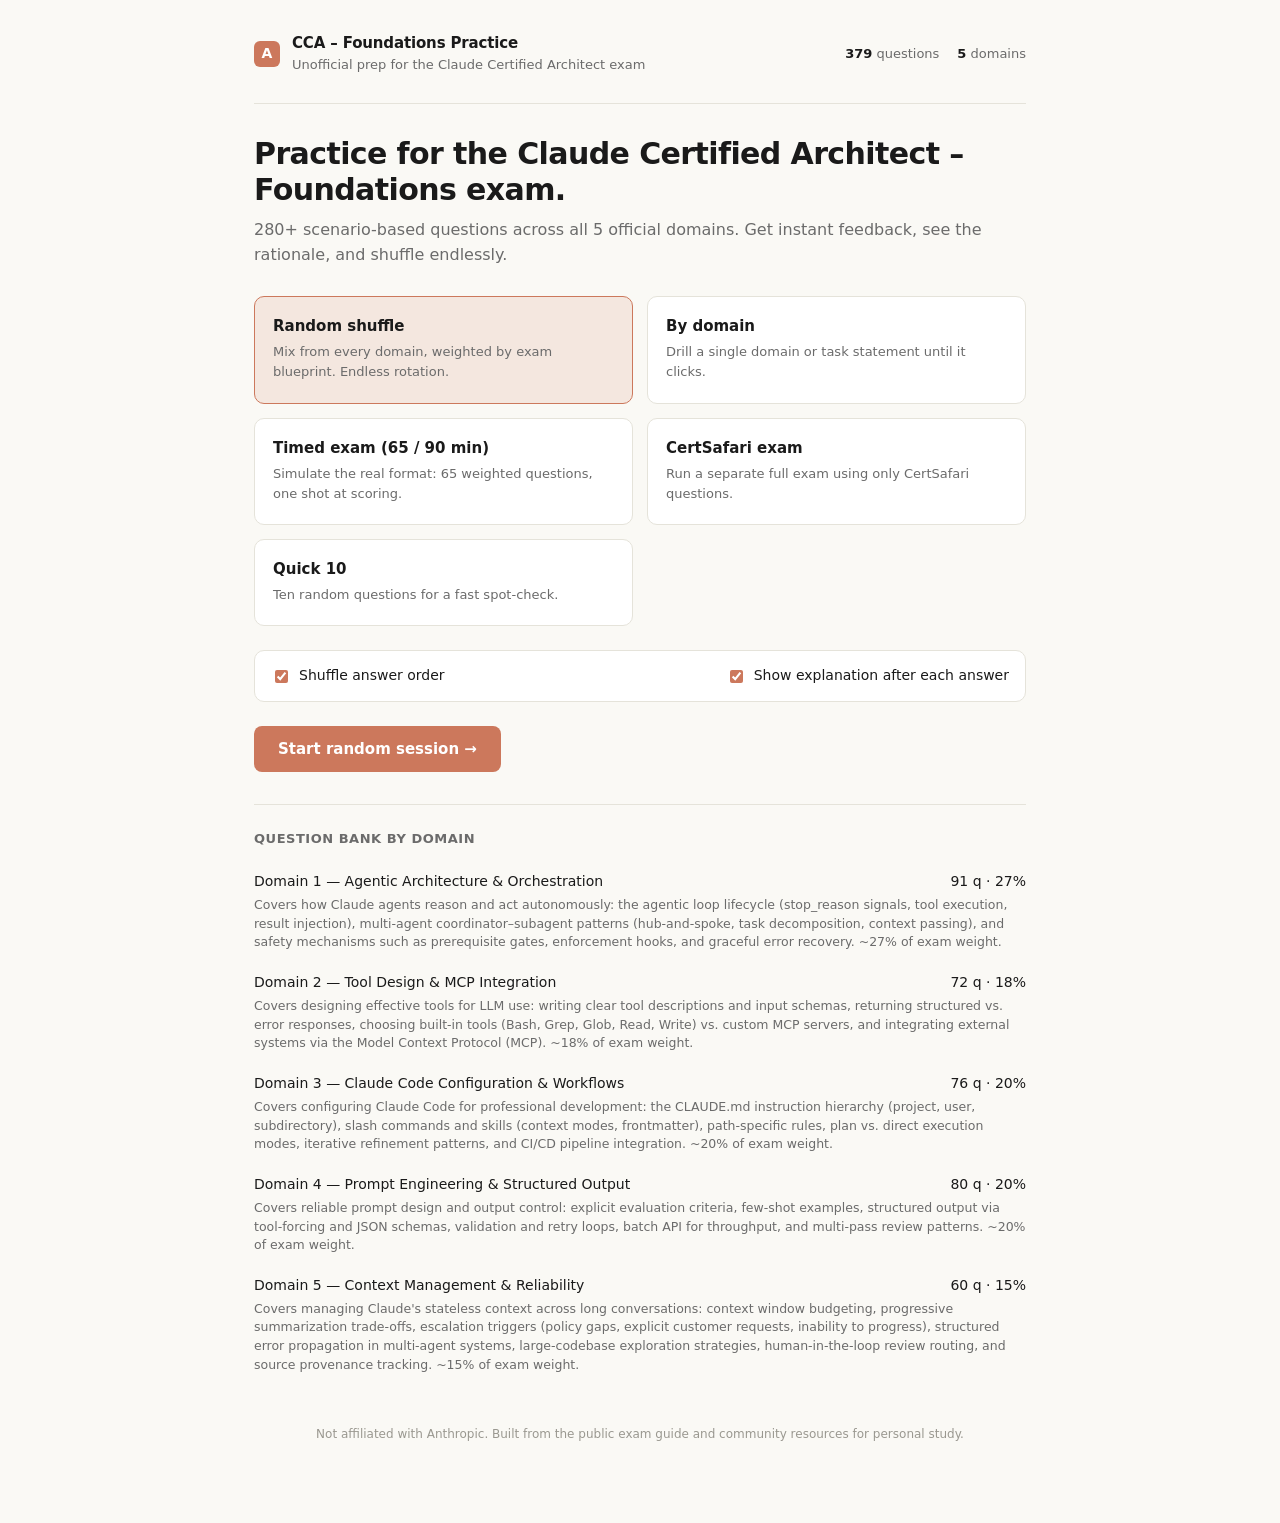
<file: index.html>
<!DOCTYPE html>
<html lang="en">
<head>
<meta charset="UTF-8" />
<meta name="viewport" content="width=device-width, initial-scale=1.0" />
<title>Claude Certified Architect – Foundations · Practice</title>
<link rel="stylesheet" href="styles.css" />
</head>
<body>
<div class="container">
  <header class="top">
    <div class="brand">
      <div class="brand-mark">A</div>
      <div>
        <div class="brand-title">CCA – Foundations Practice</div>
        <div class="brand-sub">Unofficial prep for the Claude Certified Architect exam</div>
      </div>
    </div>
    <div class="stats-mini" id="statsMini"></div>
  </header>

  <!-- HOME VIEW -->
  <section id="homeView">
    <div class="hero">
      <h1>Practice for the Claude Certified Architect – Foundations exam.</h1>
      <p class="lead">280+ scenario-based questions across all 5 official domains. Get instant feedback, see the rationale, and shuffle endlessly.</p>
    </div>

    <div class="mode-grid">
      <button class="mode-card active" data-mode="random" id="modeRandom">
        <h3>Random shuffle</h3>
        <p>Mix from every domain, weighted by exam blueprint. Endless rotation.</p>
      </button>
      <button class="mode-card" data-mode="domain" id="modeDomain">
        <h3>By domain</h3>
        <p>Drill a single domain or task statement until it clicks.</p>
      </button>
      <button class="mode-card" data-mode="exam" id="modeExam">
        <h3>Timed exam (65 / 90 min)</h3>
        <p>Simulate the real format: 65 weighted questions, one shot at scoring.</p>
      </button>
      <button class="mode-card" data-mode="certsafari_exam" id="modeCertSafariExam">
        <h3>CertSafari exam</h3>
        <p>Run a separate full exam using only CertSafari questions.</p>
      </button>
      <button class="mode-card" data-mode="quickset" id="modeQuickset">
        <h3>Quick 10</h3>
        <p>Ten random questions for a fast spot-check.</p>
      </button>
    </div>

    <div class="domain-picker" id="domainPicker"></div>

    <div class="options-row">
      <label><input type="checkbox" id="optShuffle" checked /> Shuffle answer order</label>
      <label><input type="checkbox" id="optExplain" checked /> Show explanation after each answer</label>
    </div>

    <button class="start-btn" id="startBtn">Start practice →</button>

    <div class="domain-stats">
      <h4>Question bank by domain</h4>
      <div id="domainStats"></div>
    </div>
  </section>

  <!-- QUIZ VIEW -->
  <section id="quizView" style="display:none;">
    <div class="quiz-header">
      <div class="quiz-progress">Question <b id="qNum">1</b> of <b id="qTotal">10</b></div>
      <div class="quiz-timer" id="quizTimer" style="display:none;">90:00</div>
      <div class="quiz-score" id="quizScore"><span class="right">0</span> correct · <span class="wrong">0</span> wrong</div>
      <button class="quiz-exit" id="quizExit">Exit</button>
    </div>
    <div id="questionContainer"></div>
  </section>

  <!-- SUMMARY VIEW -->
  <section id="summaryView" style="display:none;"></section>

  <div class="footer-note">
    Not affiliated with Anthropic. Built from the public exam guide and community resources for personal study.
  </div>
</div>

<script src="questions.js"></script>
<script src="app.js"></script>
</body>
</html>
</file>
<file: styles.css>
:root {
    --bg: #faf9f5;
    --surface: #ffffff;
    --surface-alt: #f5f4ed;
    --border: #e5e3da;
    --border-strong: #d6d3c4;
    --text: #1a1a1a;
    --text-muted: #6b6b6b;
    --text-faint: #9a9890;
    --accent: #cc785c;
    --accent-dark: #b06246;
    --accent-soft: #f4e7df;
    --correct: #2f7d32;
    --correct-soft: #e6f1e6;
    --wrong: #c0392b;
    --wrong-soft: #f8e6e3;
    --code-bg: #f0eee6;
    --shadow: 0 1px 2px rgba(0,0,0,.03), 0 4px 12px rgba(0,0,0,.04);
  }
  * { box-sizing: border-box; }
  html, body { margin: 0; padding: 0; }
  body {
    font-family: -apple-system, BlinkMacSystemFont, "Segoe UI", Inter, system-ui, sans-serif;
    color: var(--text);
    background: var(--bg);
    line-height: 1.55;
    font-size: 16px;
    min-height: 100vh;
  }
  code, .mono {
    font-family: "SF Mono", Menlo, Consolas, "Liberation Mono", monospace;
    font-size: 0.92em;
    background: var(--code-bg);
    padding: 1px 5px;
    border-radius: 3px;
  }
  .container { max-width: 820px; margin: 0 auto; padding: 32px 24px 80px; }
  header.top { display: flex; align-items: center; justify-content: space-between; padding-bottom: 28px; border-bottom: 1px solid var(--border); margin-bottom: 32px; }
  .brand { display: flex; align-items: center; gap: 12px; }
  .brand-mark { width: 26px; height: 26px; border-radius: 6px; background: var(--accent); display: grid; place-items: center; color: white; font-weight: 700; font-size: 14px; }
  .brand-title { font-weight: 600; letter-spacing: -0.01em; font-size: 15px; }
  .brand-sub { color: var(--text-muted); font-size: 13px; }
  .stats-mini { display: flex; gap: 18px; font-size: 13px; color: var(--text-muted); }
  .stats-mini b { color: var(--text); font-weight: 600; }

  /* HOME */
  .hero h1 { font-size: 30px; line-height: 1.2; margin: 0 0 10px; letter-spacing: -0.02em; }
  .hero p.lead { color: var(--text-muted); margin: 0 0 28px; font-size: 16px; }

  .mode-grid { display: grid; grid-template-columns: 1fr 1fr; gap: 14px; margin-bottom: 24px; }
  .mode-card {
    background: var(--surface);
    border: 1px solid var(--border);
    border-radius: 10px;
    padding: 18px 18px 20px;
    cursor: pointer;
    transition: border-color .15s, transform .15s;
    text-align: left;
    font: inherit;
    color: inherit;
  }
  .mode-card:hover { border-color: var(--border-strong); }
  .mode-card.active { border-color: var(--accent); background: var(--accent-soft); }
  .mode-card h3 { margin: 0 0 4px; font-size: 15px; font-weight: 600; }
  .mode-card p { margin: 0; font-size: 13px; color: var(--text-muted); }

  .domain-picker { display: none; margin-bottom: 24px; }
  .domain-picker.visible { display: block; }
  .domain-picker label { display: flex; align-items: center; gap: 10px; padding: 10px 14px; background: var(--surface); border: 1px solid var(--border); border-radius: 8px; margin-bottom: 8px; cursor: pointer; transition: border-color .15s; }
  .domain-picker label:hover { border-color: var(--border-strong); }
  .domain-picker input[type="radio"] { accent-color: var(--accent); }
  .domain-picker .domain-meta { color: var(--text-muted); font-size: 13px; margin-left: auto; }

  .options-row { display: flex; align-items: center; justify-content: space-between; gap: 16px; margin-bottom: 24px; padding: 14px 16px; background: var(--surface); border: 1px solid var(--border); border-radius: 10px; }
  .options-row label { display: flex; align-items: center; gap: 8px; font-size: 14px; color: var(--text); cursor: pointer; }
  .options-row input { accent-color: var(--accent); }

  .start-btn {
    display: inline-flex; align-items: center; gap: 8px;
    background: var(--accent); color: white;
    border: none; padding: 14px 24px;
    border-radius: 8px; font-size: 15px; font-weight: 600;
    cursor: pointer; transition: background .15s;
    font-family: inherit;
  }
  .start-btn:hover { background: var(--accent-dark); }
  .start-btn:disabled { background: var(--border-strong); cursor: not-allowed; }
  .start-btn.secondary { background: var(--surface); color: var(--text); border: 1px solid var(--border); }
  .start-btn.secondary:hover { background: var(--surface-alt); border-color: var(--border-strong); }

  .domain-stats { margin-top: 32px; padding-top: 24px; border-top: 1px solid var(--border); }
  .domain-stats h4 { margin: 0 0 12px; font-size: 13px; font-weight: 600; color: var(--text-muted); text-transform: uppercase; letter-spacing: 0.04em; }
  .domain-stat { display: flex; justify-content: space-between; padding: 6px 0; font-size: 14px; color: var(--text-muted); }
  .domain-stat b { color: var(--text); font-weight: 500; }

  /* QUIZ */
  .quiz-header { display: flex; align-items: center; justify-content: space-between; margin-bottom: 24px; padding-bottom: 14px; border-bottom: 1px solid var(--border); }
  .quiz-progress { font-size: 14px; color: var(--text-muted); }
  .quiz-progress b { color: var(--text); font-weight: 600; }
  .quiz-score { font-size: 14px; color: var(--text-muted); }
  .quiz-score .right { color: var(--correct); font-weight: 600; }
  .quiz-score .wrong { color: var(--wrong); font-weight: 600; }
  .quiz-timer { font-family: "SF Mono", Menlo, Consolas, monospace; font-size: 14px; color: var(--text); padding: 4px 10px; background: var(--surface-alt); border-radius: 6px; border: 1px solid var(--border); }
  .quiz-timer.warning { color: var(--wrong); border-color: var(--wrong); }
  .quiz-exit { background: none; border: none; color: var(--text-muted); cursor: pointer; font-size: 13px; padding: 6px 10px; border-radius: 6px; font-family: inherit; }
  .quiz-exit:hover { background: var(--surface-alt); color: var(--text); }

  .question-card {
    background: var(--surface);
    border: 1px solid var(--border);
    border-radius: 12px;
    padding: 28px 30px;
    margin-bottom: 24px;
  }
  .question-domain { font-size: 12px; color: var(--accent); font-weight: 600; text-transform: uppercase; letter-spacing: 0.06em; margin-bottom: 12px; }
  .question-text { font-size: 16px; line-height: 1.6; margin: 0 0 22px; color: var(--text); }
  .question-text code { background: var(--code-bg); }

  .options { display: flex; flex-direction: column; gap: 10px; }
  .option {
    display: flex; align-items: flex-start; gap: 12px;
    padding: 14px 16px;
    background: var(--surface);
    border: 1px solid var(--border);
    border-radius: 8px;
    cursor: pointer;
    transition: border-color .12s, background .12s;
    font-size: 15px;
    line-height: 1.5;
  }
  .option:hover:not(.disabled) { border-color: var(--border-strong); background: var(--surface-alt); }
  .option.selected { border-color: var(--accent); background: var(--accent-soft); }
  .option.correct { border-color: var(--correct); background: var(--correct-soft); }
  .option.wrong { border-color: var(--wrong); background: var(--wrong-soft); }
  .option.disabled { cursor: default; }
  .option-letter {
    flex-shrink: 0;
    width: 26px; height: 26px;
    border-radius: 50%;
    background: var(--surface-alt);
    border: 1px solid var(--border);
    display: grid; place-items: center;
    font-size: 13px; font-weight: 600;
    color: var(--text-muted);
  }
  .option.selected .option-letter { background: var(--accent); color: white; border-color: var(--accent); }
  .option.correct .option-letter { background: var(--correct); color: white; border-color: var(--correct); }
  .option.wrong .option-letter { background: var(--wrong); color: white; border-color: var(--wrong); }
  .option-text { flex: 1; }
  .option-text code { font-size: 0.88em; }

  .verdict {
    margin-top: 22px;
    padding: 18px 20px;
    border-radius: 8px;
    border-left: 3px solid;
  }
  .verdict.correct { background: var(--correct-soft); border-left-color: var(--correct); }
  .verdict.wrong { background: var(--wrong-soft); border-left-color: var(--wrong); }
  .verdict-title { font-weight: 600; margin-bottom: 8px; font-size: 14px; }
  .verdict.correct .verdict-title { color: var(--correct); }
  .verdict.wrong .verdict-title { color: var(--wrong); }
  .verdict-explanation { font-size: 14px; line-height: 1.6; color: var(--text); }
  .verdict-explanation code { background: rgba(0,0,0,.06); }

  .actions { display: flex; gap: 12px; justify-content: space-between; align-items: center; margin-top: 8px; }
  .actions-left, .actions-right { display: flex; gap: 10px; }

  /* SUMMARY */
  .summary-card { background: var(--surface); border: 1px solid var(--border); border-radius: 12px; padding: 32px; text-align: center; margin-bottom: 24px; }
  .summary-card h2 { margin: 0 0 8px; font-size: 26px; letter-spacing: -0.02em; }
  .summary-card .big-score { font-size: 56px; font-weight: 700; color: var(--accent); margin: 18px 0 6px; letter-spacing: -0.03em; }
  .summary-card .scaled-score { font-size: 14px; color: var(--text-muted); margin-bottom: 24px; }
  .summary-card .pass-pill { display: inline-block; padding: 6px 14px; border-radius: 999px; font-size: 13px; font-weight: 600; }
  .summary-card .pass-pill.pass { background: var(--correct-soft); color: var(--correct); }
  .summary-card .pass-pill.fail { background: var(--wrong-soft); color: var(--wrong); }
  .summary-breakdown { background: var(--surface); border: 1px solid var(--border); border-radius: 12px; padding: 20px 24px; margin-bottom: 24px; }
  .summary-breakdown h4 { margin: 0 0 14px; font-size: 14px; font-weight: 600; }
  .breakdown-row { display: flex; align-items: center; gap: 12px; padding: 8px 0; font-size: 14px; }
  .breakdown-name { flex: 1; }
  .breakdown-bar { flex: 2; height: 8px; background: var(--surface-alt); border-radius: 4px; overflow: hidden; }
  .breakdown-bar-fill { height: 100%; background: var(--accent); transition: width .4s ease; }
  .breakdown-num { font-variant-numeric: tabular-nums; color: var(--text-muted); min-width: 60px; text-align: right; }

  .footer-note { text-align: center; font-size: 12px; color: var(--text-faint); margin-top: 40px; }

  /* SCENARIO / DOMAIN CONTEXT */
  .scenario-box {
    background: #f0eee6;
    border: 1px solid var(--border-strong);
    border-left: 3px solid var(--accent);
    border-radius: 8px;
    padding: 14px 16px;
    margin-bottom: 18px;
    font-size: 13.5px;
    line-height: 1.6;
    color: var(--text);
  }
  .scenario-label {
    font-size: 11px;
    font-weight: 700;
    text-transform: uppercase;
    letter-spacing: 0.07em;
    color: var(--accent);
    margin-bottom: 5px;
  }

  @media (max-width: 600px) {
    .container { padding: 20px 16px 60px; }
    .question-card { padding: 22px 20px; }
    .mode-grid { grid-template-columns: 1fr; }
    .hero h1 { font-size: 24px; }
    .options-row { flex-direction: column; align-items: flex-start; }
  }
</file>
